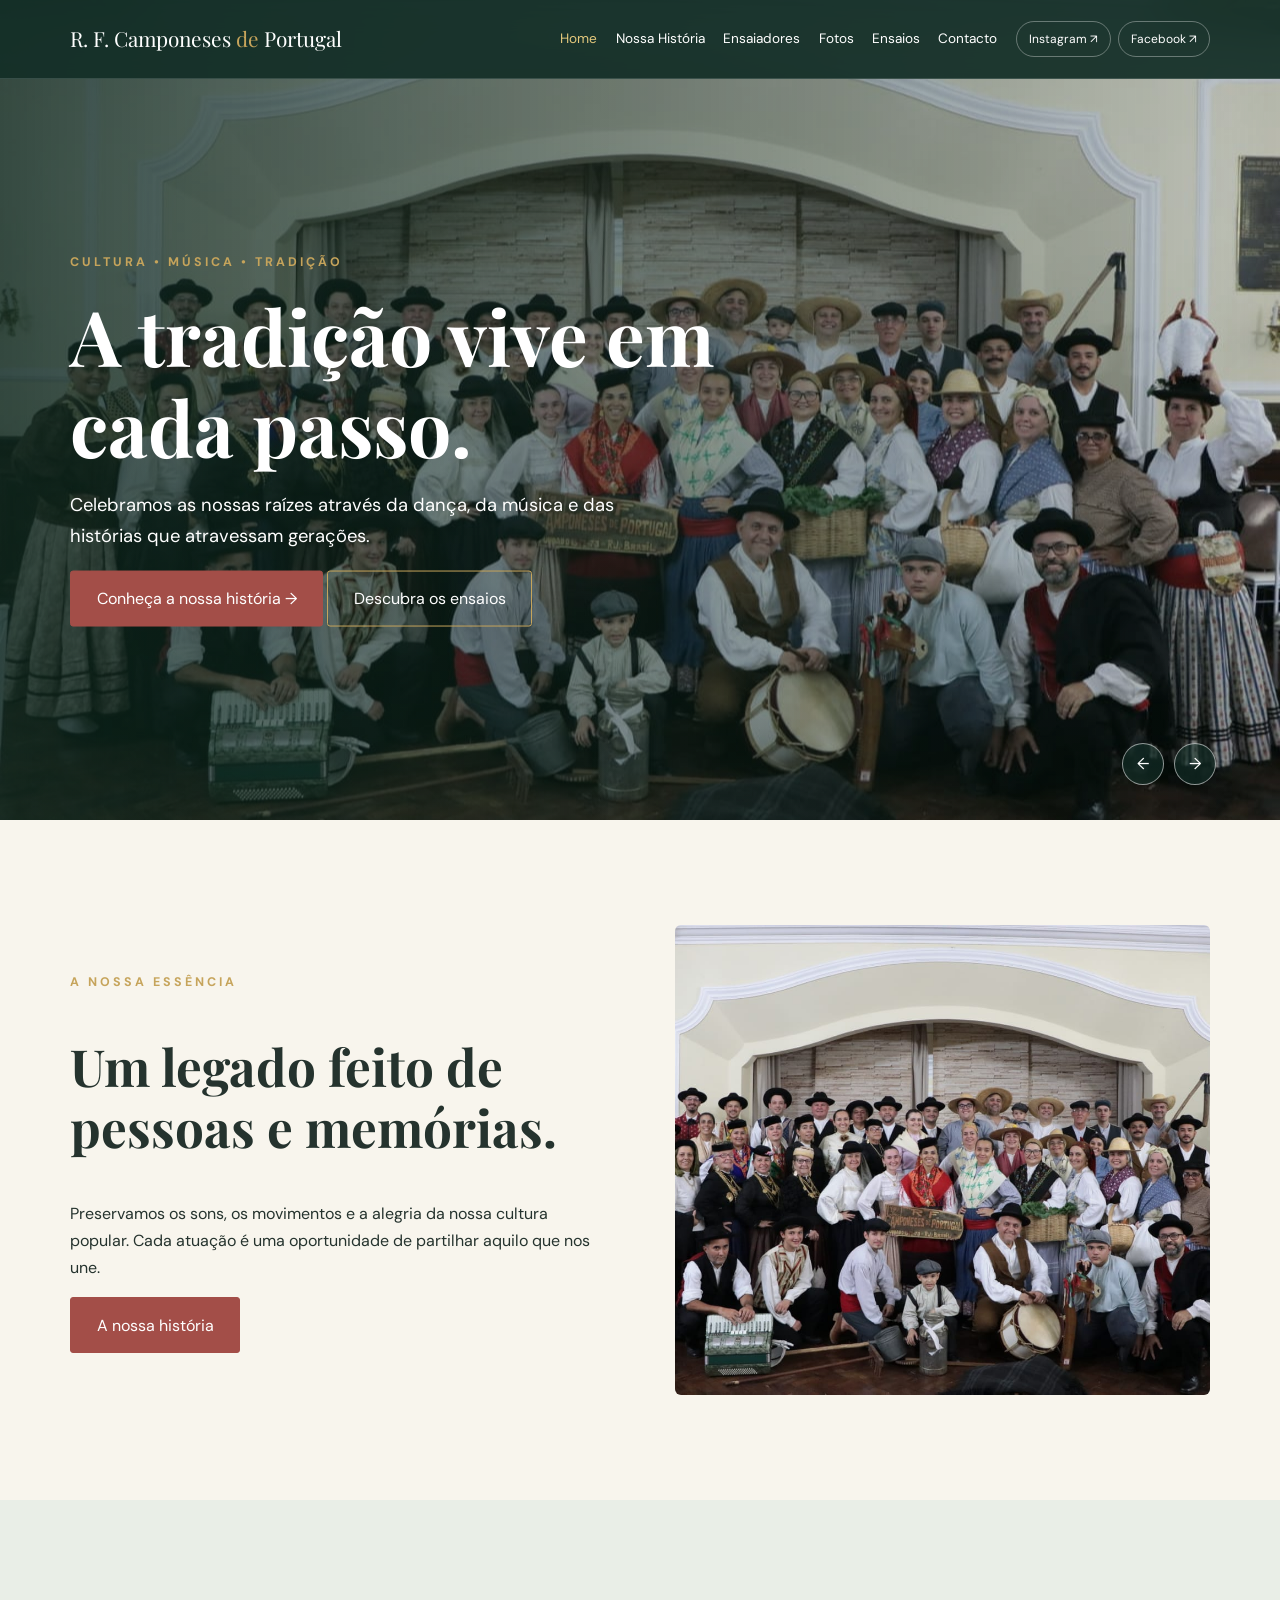
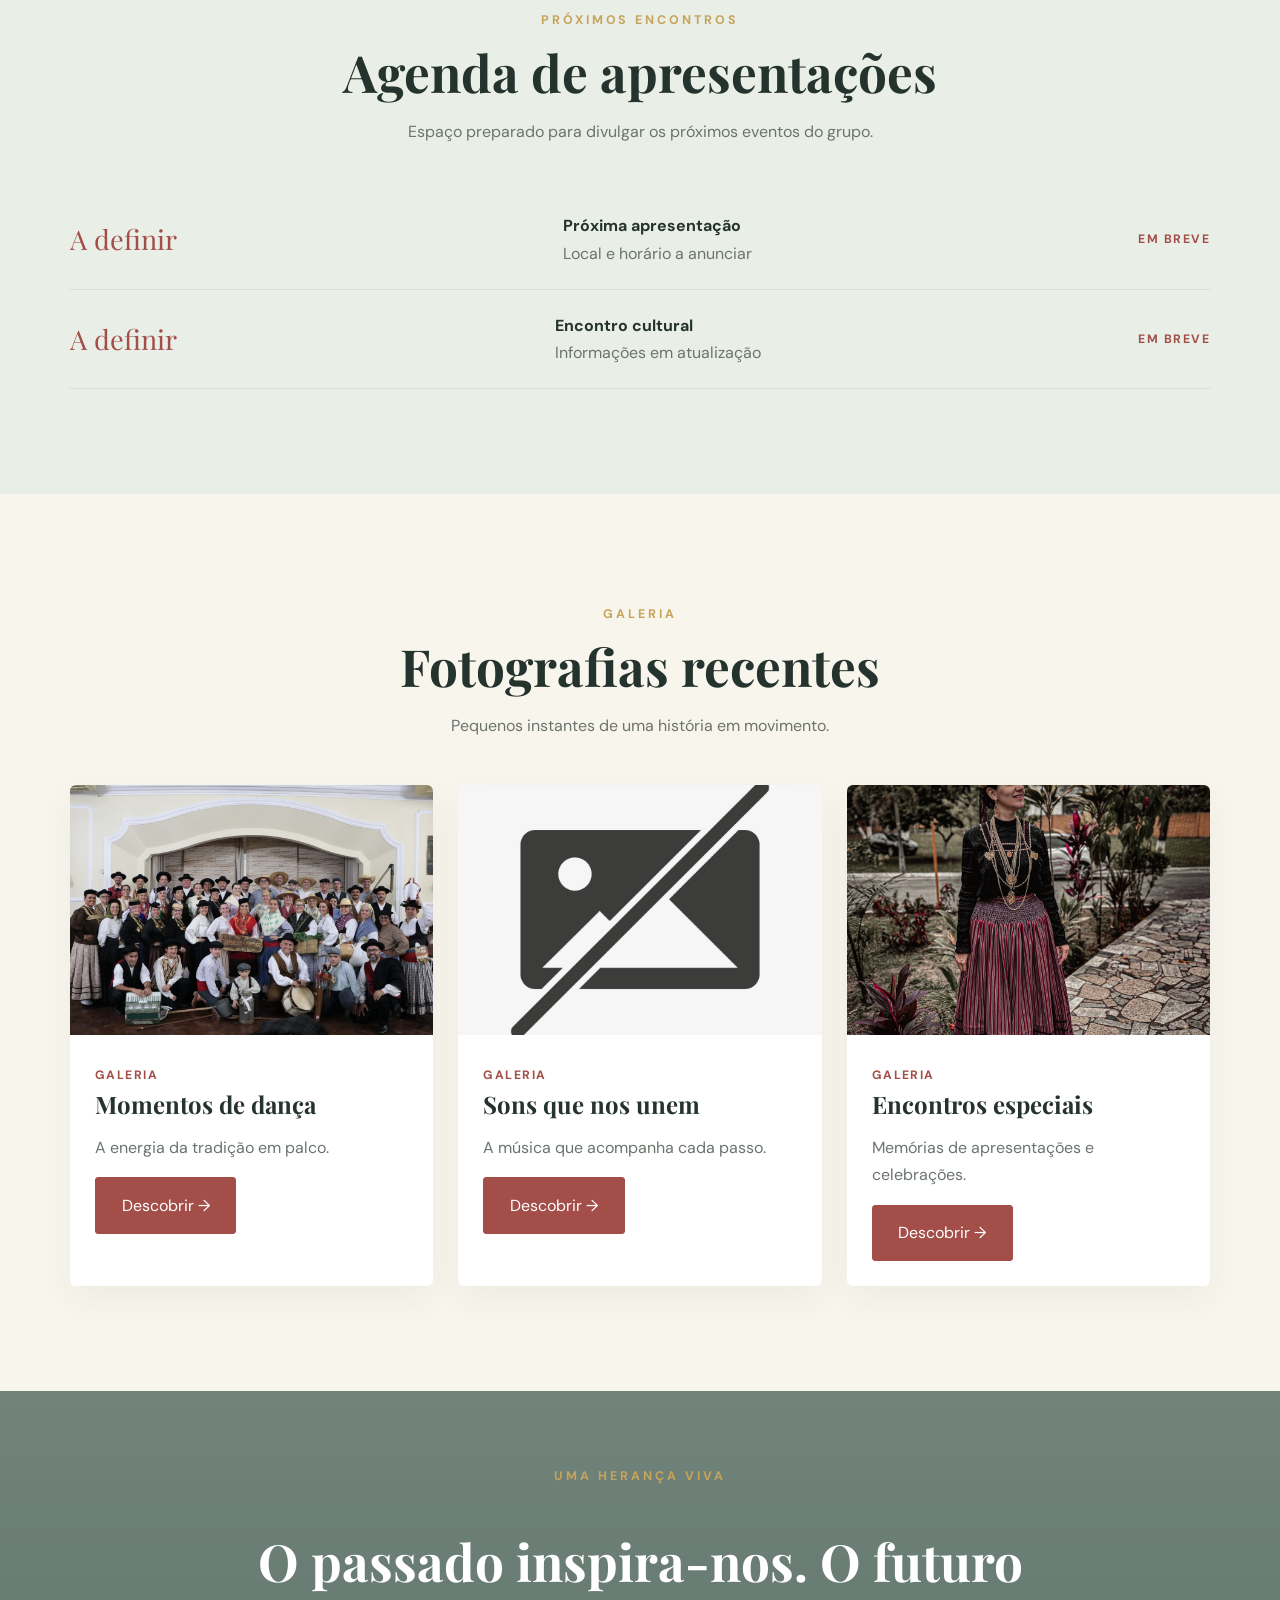
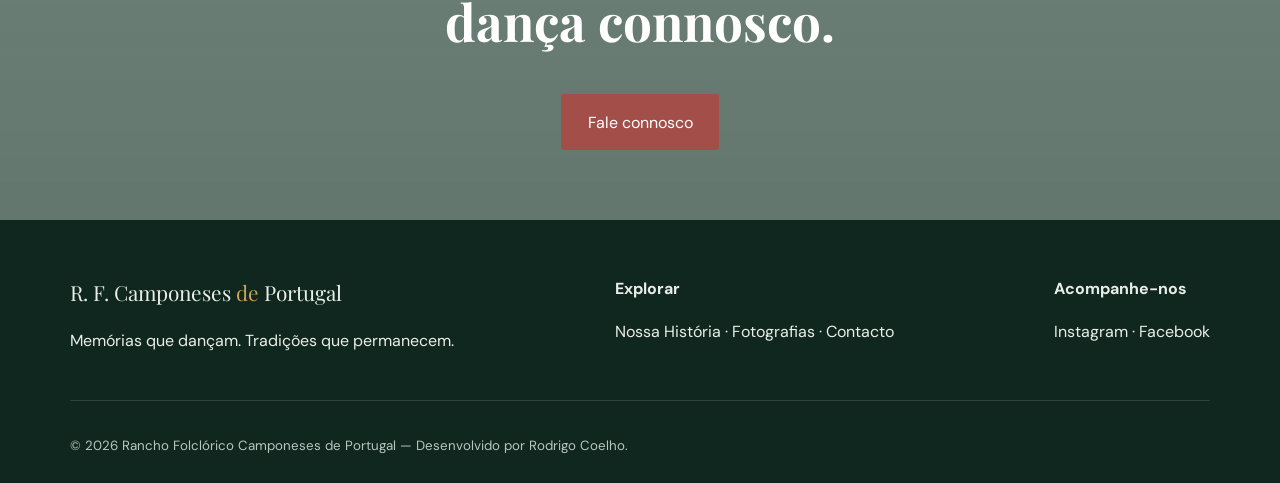
<file: index.html>
<!doctype html>
<html lang="pt-PT">
  <head>
    <meta charset="UTF-8" />
    <meta name="viewport" content="width=device-width, initial-scale=1" />
    <meta name="theme-color" content="#244b3b" />
    <meta name="description" content="R.F.Camponeses de Portugal" />
    <title>R.F.Camponeses de Portugal</title>
    <link
      rel="shortcut icon"
      href="icons/brasaocamponeses.png"
      type="image/x-icon"
    />
    <link rel="stylesheet" href="style.css" />
  </head>
  <body>
    <div id="header"></div>
    <main>
      <section class="hero">
        <div class="slide active" data-bg="hero1"></div>
        <div class="slide" data-bg="hero2"></div>
        <div class="slide" data-bg="hero3"></div>
        <div class="hero-content">
          <span class="eyebrow">Cultura • Música • Tradição</span>
          <h1>A tradição vive em cada passo.</h1>
          <p>
            Celebramos as nossas raízes através da dança, da música e das
            histórias que atravessam gerações.
          </p>
          <a href="historia.html" class="btn">Conheça a nossa história →</a>
          <a href="ensaios.html" class="btn btn-outline">Descubra os ensaios</a>
        </div>
        <div class="hero-controls">
          <button data-slide="-1" aria-label="Slide anterior">←</button
          ><button data-slide="1" aria-label="Slide seguinte">→</button>
        </div>
      </section>
      <section class="section">
        <div class="container split">
          <div class="reveal">
            <span class="eyebrow">A nossa essência</span>
            <h2>Um legado feito de pessoas e memórias.</h2>
            <p>
              Preservamos os sons, os movimentos e a alegria da nossa cultura
              popular. Cada atuação é uma oportunidade de partilhar aquilo que
              nos une.
            </p>
            <a class="btn" href="historia.html">A nossa história</a>
          </div>
          <img class="reveal" data-img="group" alt="Grupo reunido" />
        </div>
      </section>
      <section class="section tinted" id="agenda">
        <div class="container">
          <div class="section-head reveal">
            <span class="eyebrow">Próximos encontros</span>
            <h2>Agenda de apresentações</h2>
            <p>Espaço preparado para divulgar os próximos eventos do grupo.</p>
          </div>
          <div class="agenda-item reveal">
            <span class="date">A definir</span>
            <div>
              <strong>Próxima apresentação</strong
              ><span class="muted">Local e horário a anunciar</span>
            </div>
            <span class="tag">Em breve</span>
          </div>
          <div class="agenda-item reveal">
            <span class="date">A definir</span>
            <div>
              <strong>Encontro cultural</strong
              ><span class="muted">Informações em atualização</span>
            </div>
            <span class="tag">Em breve</span>
          </div>
        </div>
      </section>
      <section class="section">
        <div class="container">
          <div class="section-head reveal">
            <span class="eyebrow">Galeria</span>
            <h2>Fotografias recentes</h2>
            <p>Pequenos instantes de uma história em movimento.</p>
          </div>
          <div class="grid">
            <article class="card reveal">
              <img data-img="dance" alt="Momentos de dança" loading="lazy" />
              <div class="card-body">
                <span class="tag">Galeria</span>
                <h3>Momentos de dança</h3>
                <p class="muted">A energia da tradição em palco.</p>
                <a href="fotos.html" class="btn">Descobrir →</a>
              </div>
            </article>
            <article class="card reveal">
              <img data-img="music" alt="Sons que nos unem" loading="lazy" />
              <div class="card-body">
                <span class="tag">Galeria</span>
                <h3>Sons que nos unem</h3>
                <p class="muted">A música que acompanha cada passo.</p>
                <a href="fotos.html" class="btn">Descobrir →</a>
              </div>
            </article>
            <article class="card reveal">
              <img data-img="hero3" alt="Encontros especiais" loading="lazy" />
              <div class="card-body">
                <span class="tag">Galeria</span>
                <h3>Encontros especiais</h3>
                <p class="muted">Memórias de apresentações e celebrações.</p>
                <a href="fotos.html" class="btn">Descobrir →</a>
              </div>
            </article>
          </div>
        </div>
      </section>
      <section class="parallax">
        <div class="reveal">
          <span class="eyebrow">Uma herança viva</span>
          <h2>O passado inspira-nos. O futuro dança connosco.</h2>
          <a href="contato.html" class="btn">Fale connosco</a>
        </div>
      </section>
    </main>
    <div id="footer"></div>
    <script src="script.js" defer></script>
  </body>
</html>
</file>
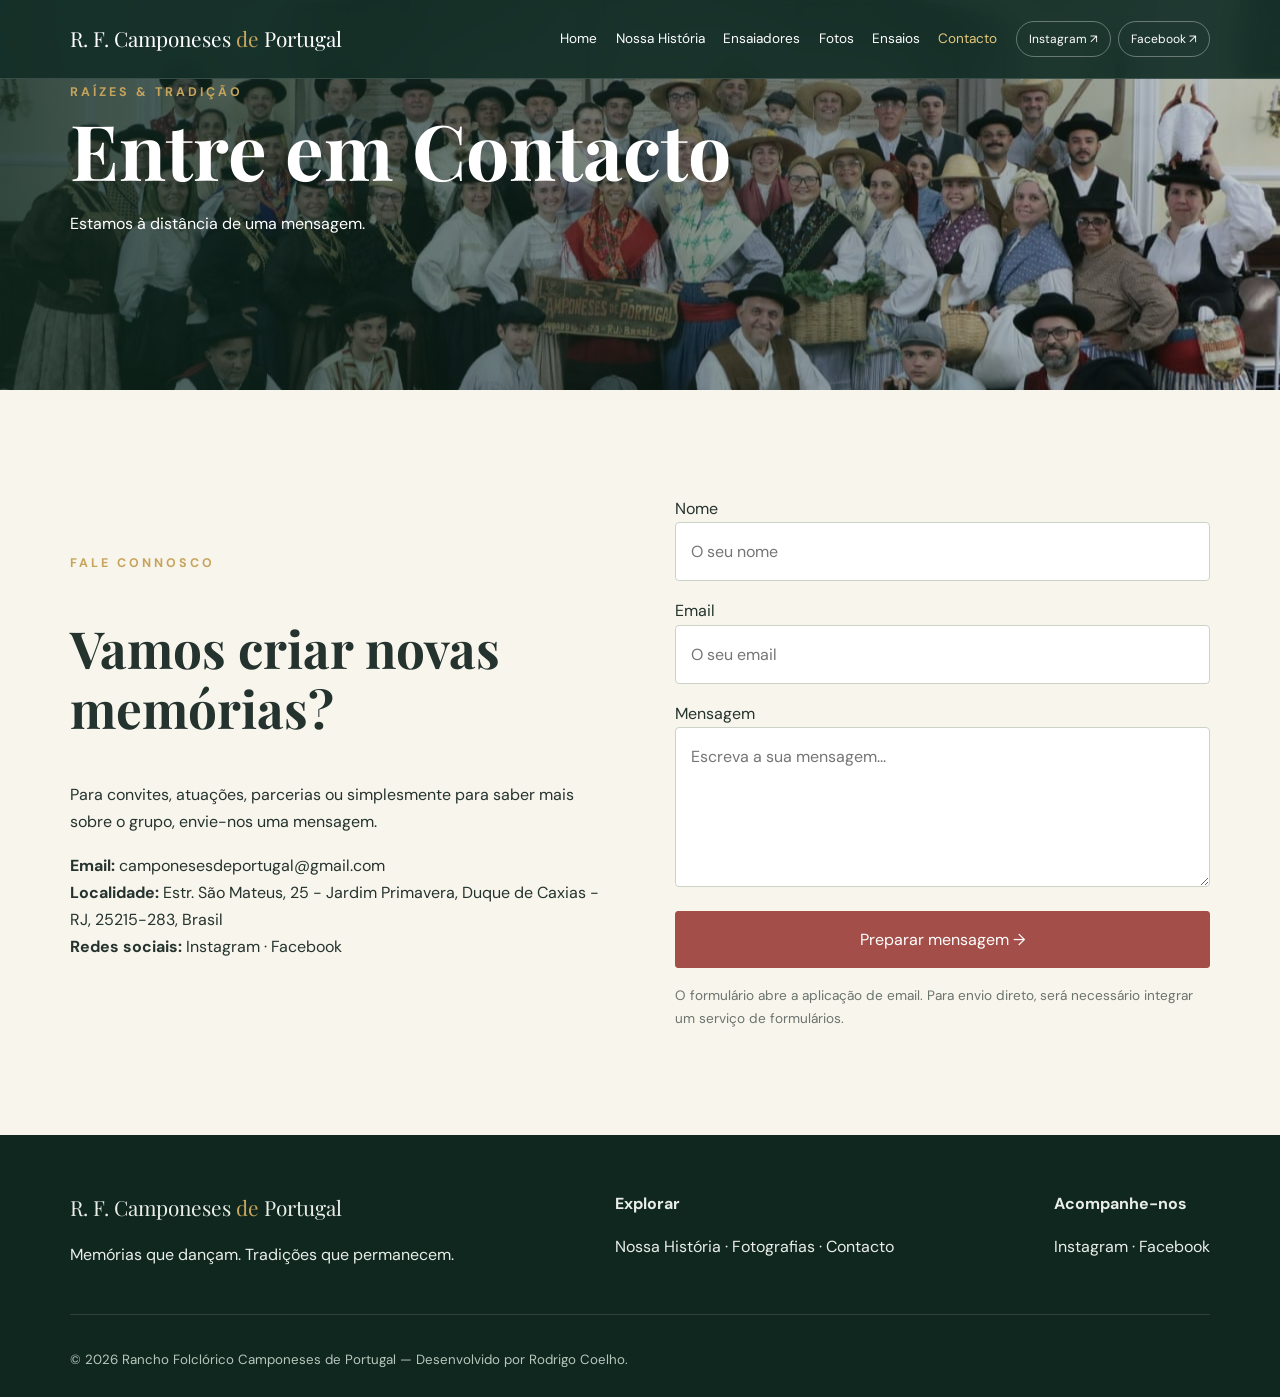
<file: contato.html>
<!doctype html>
<html lang="pt-PT">
  <head>
    <meta charset="UTF-8" />
    <meta name="viewport" content="width=device-width, initial-scale=1" />
    <meta name="theme-color" content="#244b3b" />
    <meta
      name="description"
      content="Raízes & Tradição — dança, música e cultura popular."
    />
    <title>R.F.Camponeses de Portugal</title>
    <link
      rel="shortcut icon"
      href="icons/brasaocamponeses.png"
      type="image/x-icon"
    />
    <link rel="stylesheet" href="style.css" />
  </head>
  <body>
    <div id="header"></div>
    <main>
      <section class="page-hero" data-bg="group">
        <div class="container">
          <span class="eyebrow">Raízes & Tradição</span>
          <h1>Entre em Contacto</h1>
          <p>Estamos à distância de uma mensagem.</p>
        </div>
      </section>
      <section class="section">
        <div class="container split">
          <div class="reveal">
            <span class="eyebrow">Fale connosco</span>
            <h2>Vamos criar novas memórias?</h2>
            <p>
              Para convites, atuações, parcerias ou simplesmente para saber mais
              sobre o grupo, envie-nos uma mensagem.
            </p>
            <p>
              <strong>Email:</strong>
              camponesesdeportugal@gmail.com<br /><strong>Localidade: </strong>
              Estr. São Mateus, 25 - Jardim Primavera, Duque de Caxias - RJ,
              25215-283, Brasil<br /><strong>Redes sociais:</strong>
              <a
                href="https://www.instagram.com/r.fcamponesesdeportugal/"
                target="_blank"
                >Instagram</a
              >
              ·
              <a
                href="https://www.facebook.com/camponeses.deportugal.5/"
                target="_blank"
                >Facebook</a
              >
            </p>
          </div>
          <form class="form reveal" id="contact-form">
            <label
              >Nome<input
                name="name"
                placeholder="O seu nome"
                required /></label
            ><label
              >Email<input
                type="email"
                name="email"
                placeholder="O seu email"
                required /></label
            ><label
              >Mensagem<textarea
                name="message"
                placeholder="Escreva a sua mensagem..."
                required
              ></textarea></label
            ><button class="btn" type="submit">Preparar mensagem →</button
            ><span id="form-status" role="status" class="notice"
              >O formulário abre a aplicação de email. Para envio direto, será
              necessário integrar um serviço de formulários.</span
            >
          </form>
        </div>
      </section>
    </main>
    <div id="footer"></div>
    <script src="script.js" defer></script>
  </body>
</html>
</file>
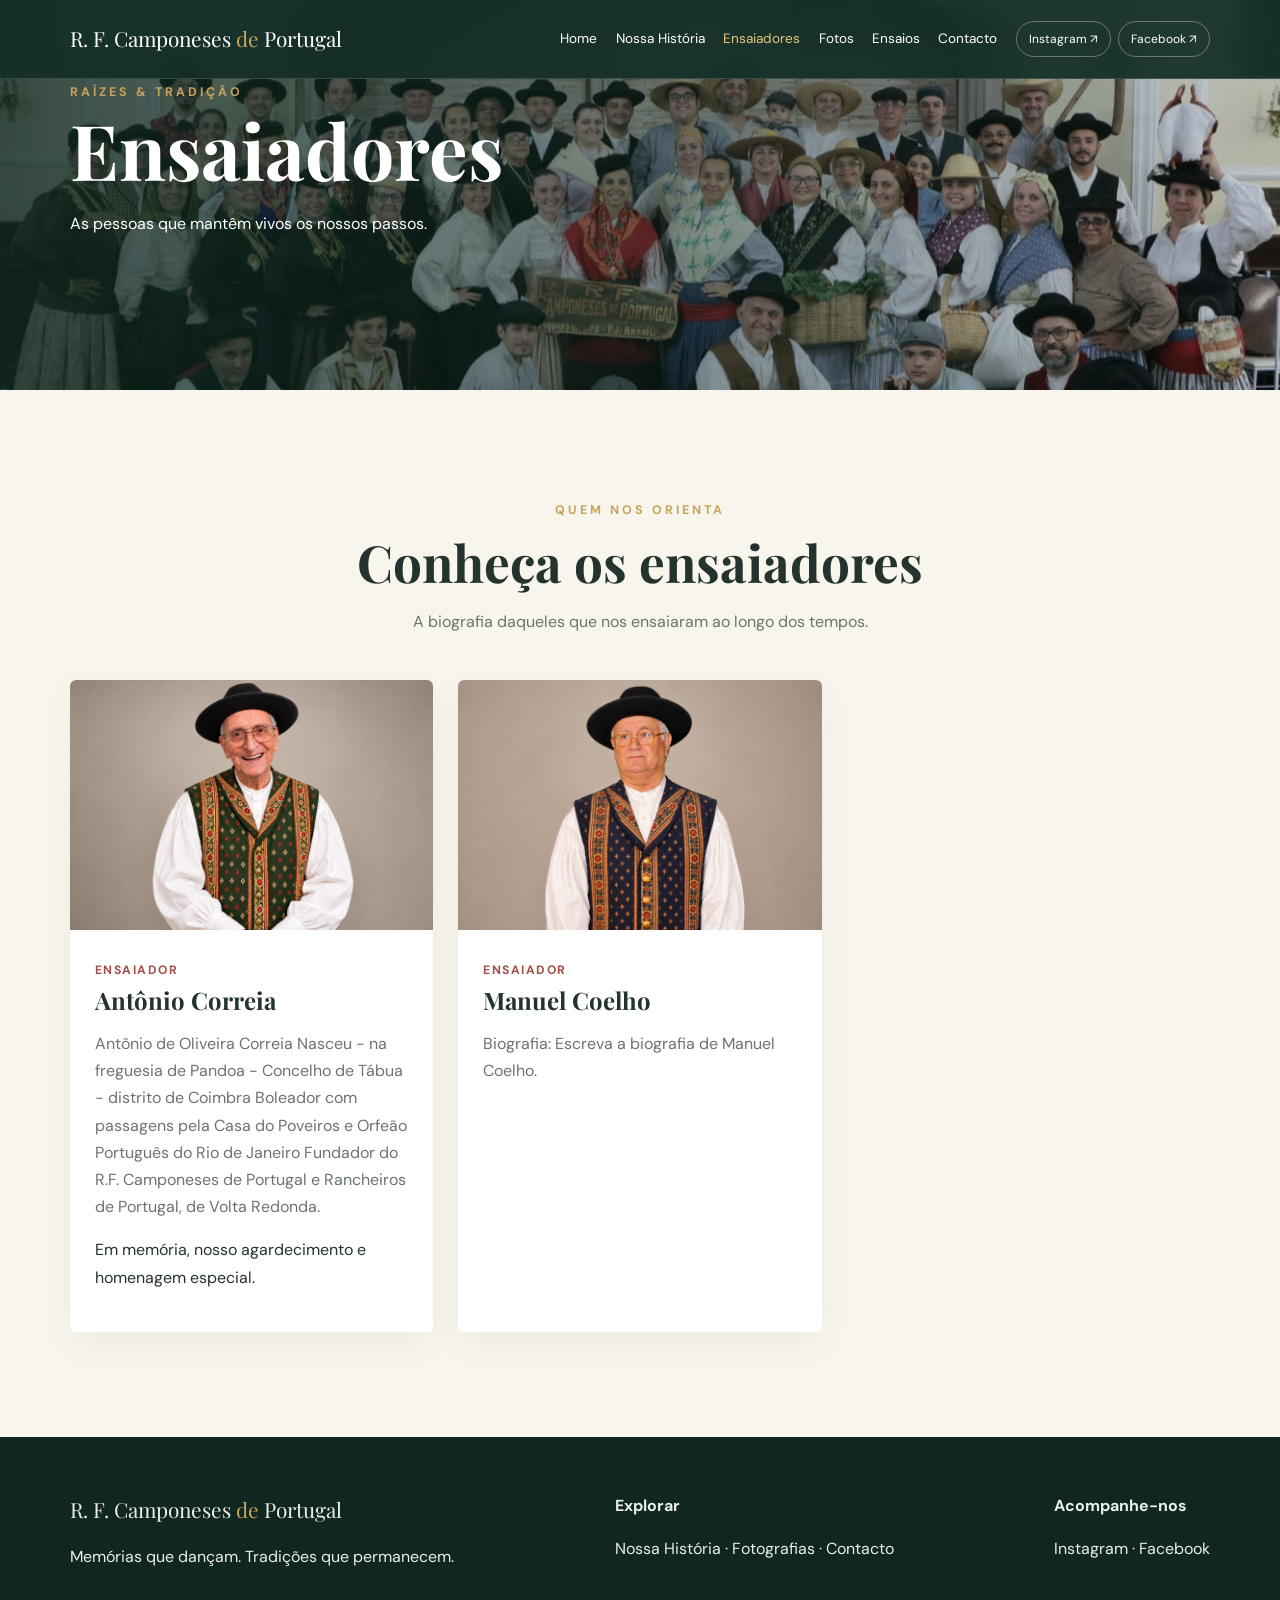
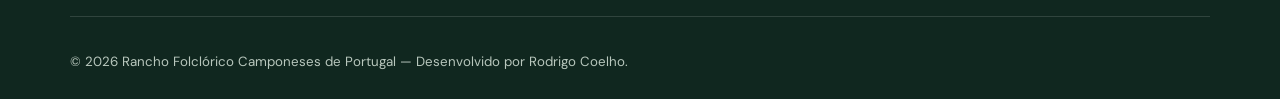
<file: ensaiadores.html>
<!doctype html>
<html lang="pt-PT">
  <head>
    <meta charset="UTF-8" />
    <meta name="viewport" content="width=device-width, initial-scale=1" />
    <meta name="theme-color" content="#244b3b" />
    <meta
      name="description"
      content="Raízes & Tradição — dança, música e cultura popular."
    />
    <title>R.F.Camponeses de Portugal</title>
    <link
      rel="shortcut icon"
      href="icons/brasaocamponeses.png"
      type="image/x-icon"
    />
    <link rel="stylesheet" href="style.css" />
  </head>
  <body>
    <div id="header"></div>
    <main>
      <section class="page-hero" data-bg="dance">
        <div class="container">
          <span class="eyebrow">Raízes & Tradição</span>
          <h1>Ensaiadores</h1>
          <p>As pessoas que mantêm vivos os nossos passos.</p>
        </div>
      </section>
      <section class="section">
        <div class="container">
          <div class="section-head">
            <span class="eyebrow">Quem nos orienta</span>
            <h2>Conheça os ensaiadores</h2>
            <p>A biografia daqueles que nos ensaiaram ao longo dos tempos.</p>
          </div>
          <div class="grid">
            <article class="card reveal">
              <img data-img="portrait2" alt="Antônio Correia" loading="lazy" />
              <div class="card-body">
                <span class="tag">Ensaiador</span>
                <h3>Antônio Correia</h3>
                <p class="muted">
                  Antônio de Oliveira Correia Nasceu - na freguesia de Pandoa -
                  Concelho de Tábua - distrito de Coimbra Boleador com passagens
                  pela Casa do Poveiros e Orfeão Português do Rio de Janeiro
                  Fundador do R.F. Camponeses de Portugal e Rancheiros de
                  Portugal, de Volta Redonda. 
                  <p>Em memória, nosso agardecimento e
                  homenagem especial.</p>
                </p>
              </div>
            </article>
            <article class="card reveal">
              <img data-img="portrait3" alt="Manuel Coelho" loading="lazy" />
              <div class="card-body">
                <span class="tag">Ensaiador</span>
                <h3>Manuel Coelho</h3>
                <p class="muted">
                  Biografia: Escreva a biografia de Manuel Coelho.
                </p>
              </div>
            </article>
          </div>
        </div>
      </section>
    </main>
    <div id="footer"></div>
    <script src="script.js" defer></script>
  </body>
</html>
</file>
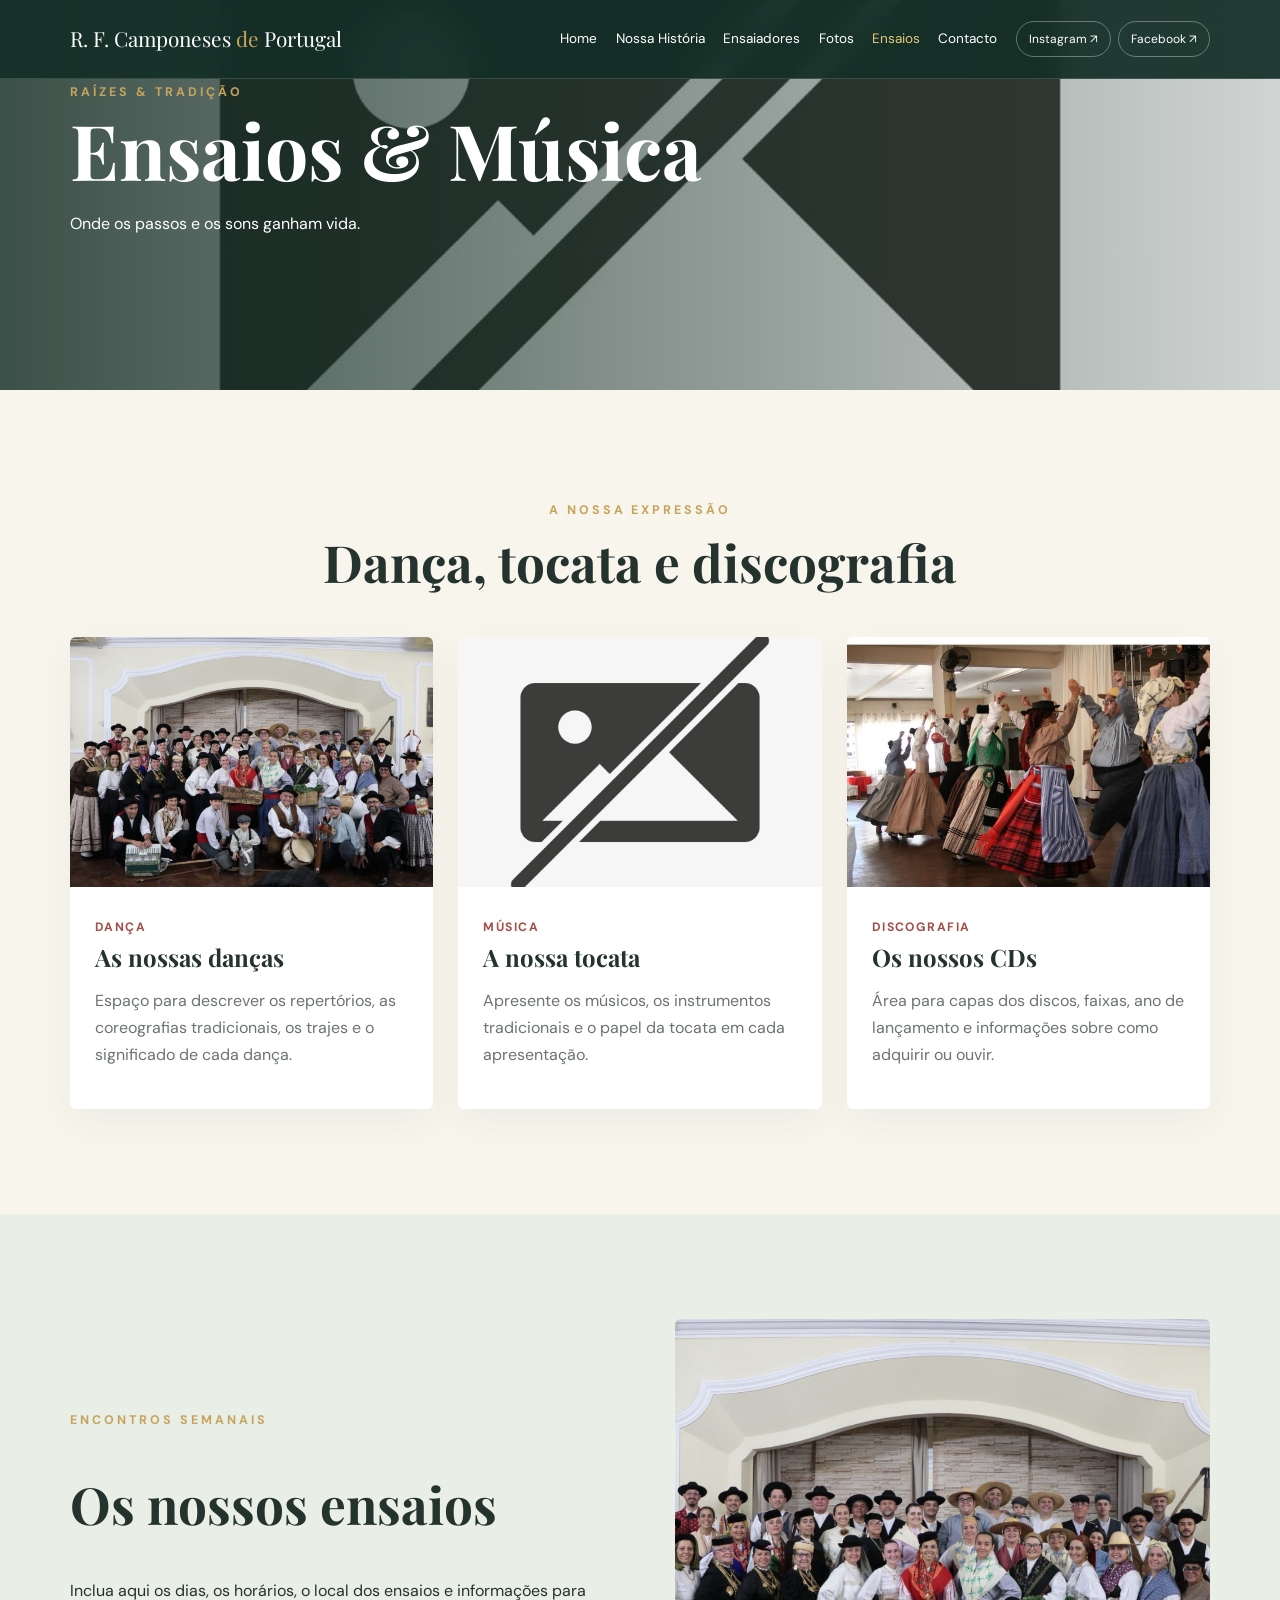
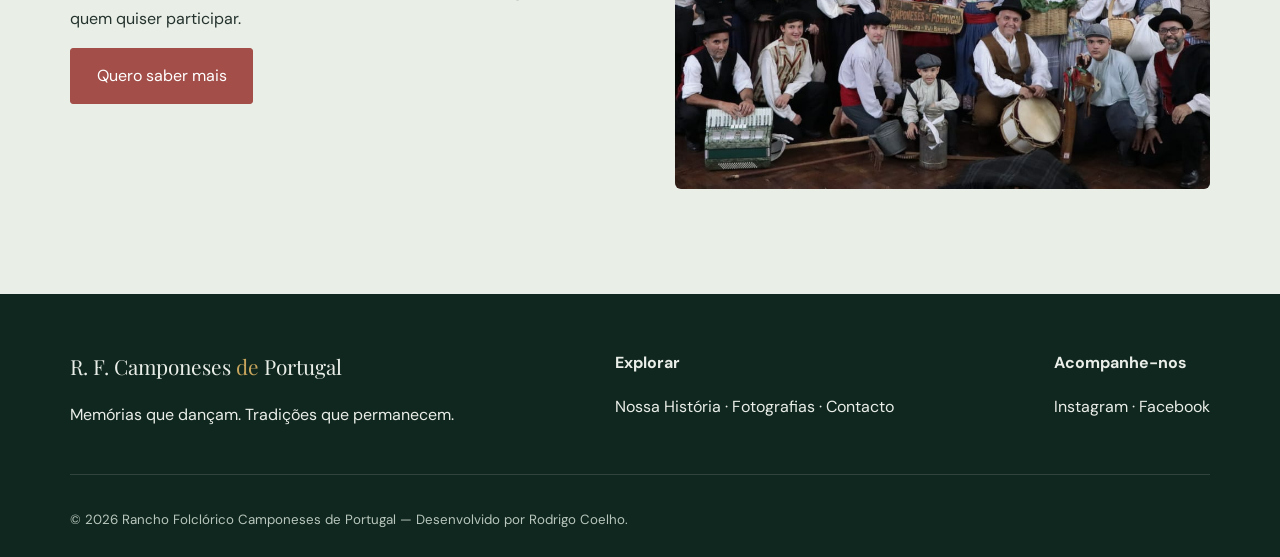
<file: ensaios.html>
<!doctype html>
<html lang="pt-PT">
  <head>
    <meta charset="UTF-8" />
    <meta name="viewport" content="width=device-width, initial-scale=1" />
    <meta name="theme-color" content="#244b3b" />
    <meta
      name="description"
      content="Raízes & Tradição — dança, música e cultura popular."
    />
    <title>R.F.Camponeses de Portugal</title>
    <link
      rel="shortcut icon"
      href="icons/brasaocamponeses.png"
      type="image/x-icon"
    />
    <link rel="stylesheet" href="style.css" />
  </head>
  <body>
    <div id="header"></div>
    <main>
      <section class="page-hero" data-bg="music">
        <div class="container">
          <span class="eyebrow">Raízes & Tradição</span>
          <h1>Ensaios & Música</h1>
          <p>Onde os passos e os sons ganham vida.</p>
        </div>
      </section>
      <section class="section">
        <div class="container">
          <div class="section-head">
            <span class="eyebrow">A nossa expressão</span>
            <h2>Dança, tocata e discografia</h2>
          </div>
          <div class="grid">
            <article class="card reveal">
              <img data-img="dance" alt="As nossas danças" loading="lazy" />
              <div class="card-body">
                <span class="tag">Dança</span>
                <h3>As nossas danças</h3>
                <p class="muted">
                  Espaço para descrever os repertórios, as coreografias
                  tradicionais, os trajes e o significado de cada dança.
                </p>
              </div>
            </article>
            <article class="card reveal">
              <img data-img="music" alt="A nossa tocata" loading="lazy" />
              <div class="card-body">
                <span class="tag">Música</span>
                <h3>A nossa tocata</h3>
                <p class="muted">
                  Apresente os músicos, os instrumentos tradicionais e o papel
                  da tocata em cada apresentação.
                </p>
              </div>
            </article>
            <article class="card reveal">
              <img data-img="hero2" alt="Os nossos CDs" loading="lazy" />
              <div class="card-body">
                <span class="tag">Discografia</span>
                <h3>Os nossos CDs</h3>
                <p class="muted">
                  Área para capas dos discos, faixas, ano de lançamento e
                  informações sobre como adquirir ou ouvir.
                </p>
              </div>
            </article>
          </div>
        </div>
      </section>
      <section class="section tinted">
        <div class="container split">
          <div class="reveal">
            <span class="eyebrow">Encontros semanais</span>
            <h2>Os nossos ensaios</h2>
            <p>
              Inclua aqui os dias, os horários, o local dos ensaios e
              informações para quem quiser participar.
            </p>
            <a href="contato.html" class="btn">Quero saber mais</a>
          </div>
          <img data-img="dance" alt="Ensaio de dança" class="reveal" />
        </div>
      </section>
    </main>
    <div id="footer"></div>
    <script src="script.js" defer></script>
  </body>
</html>
</file>
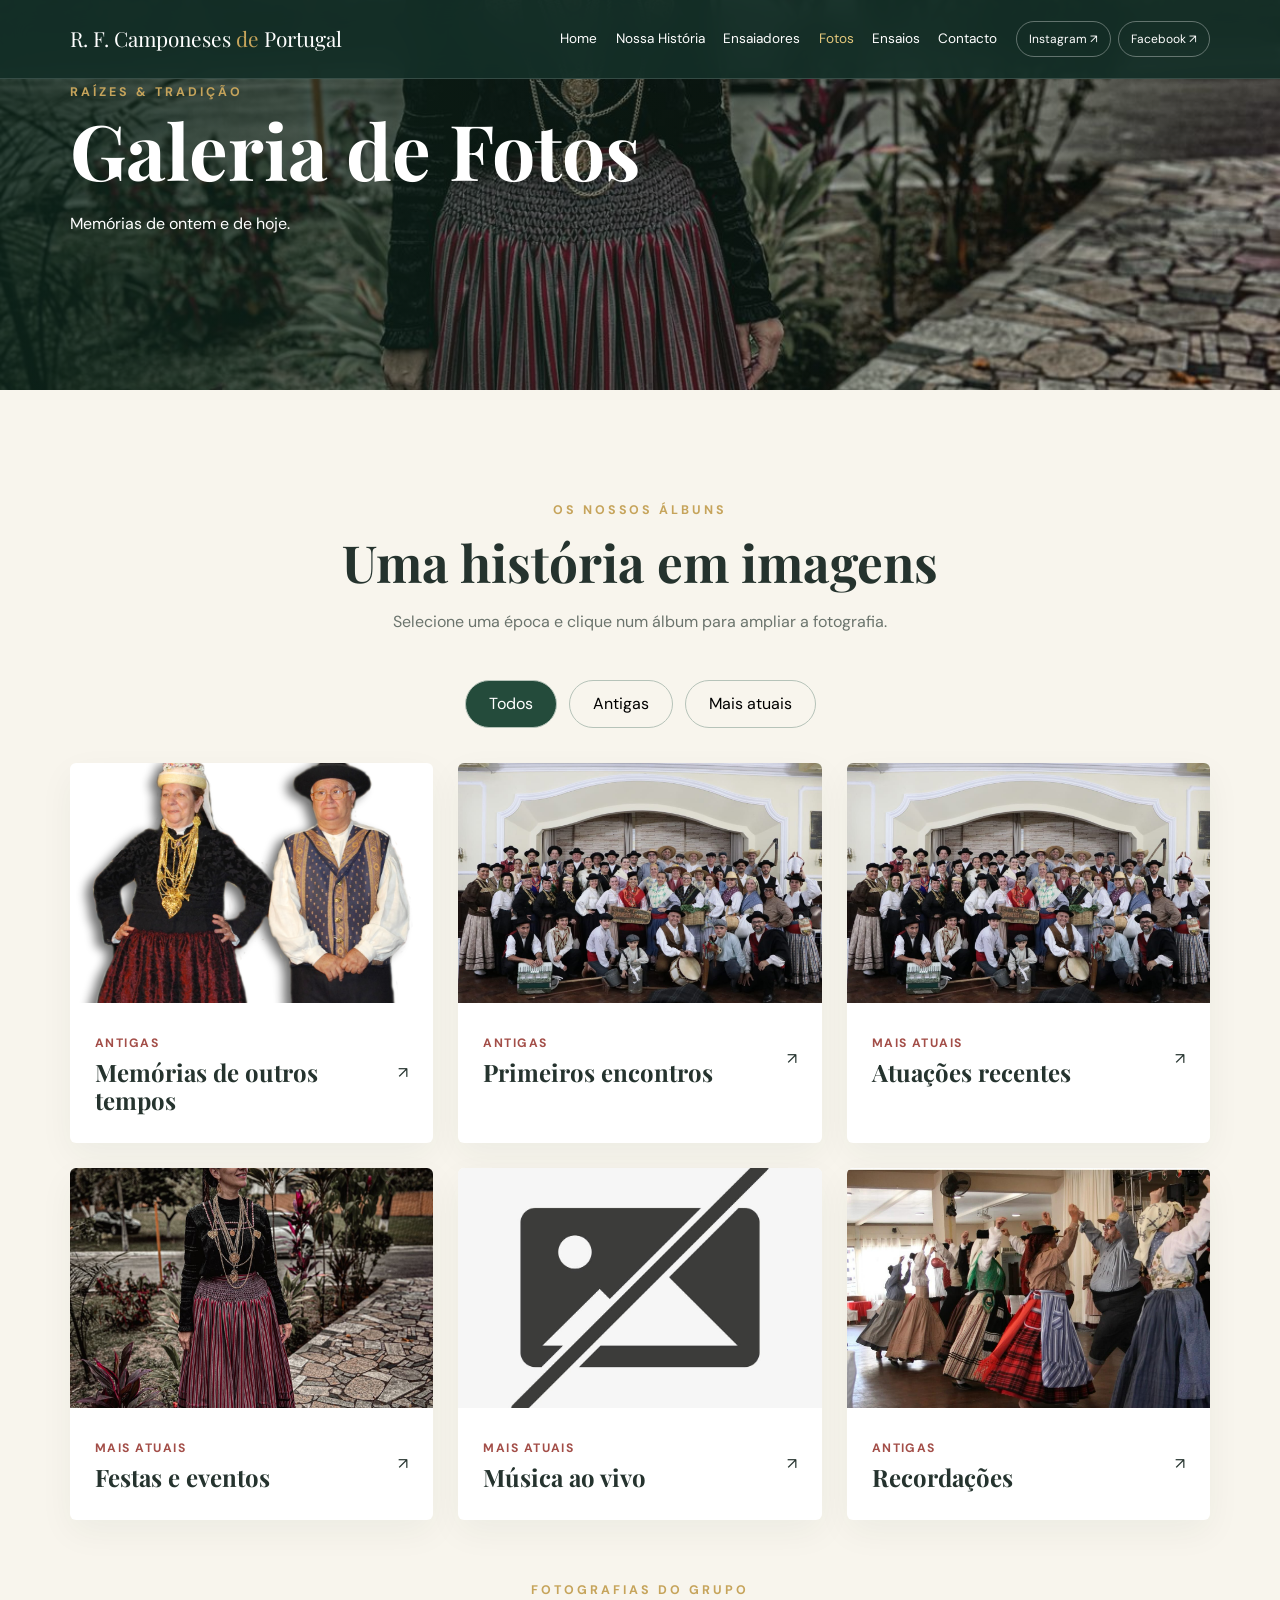
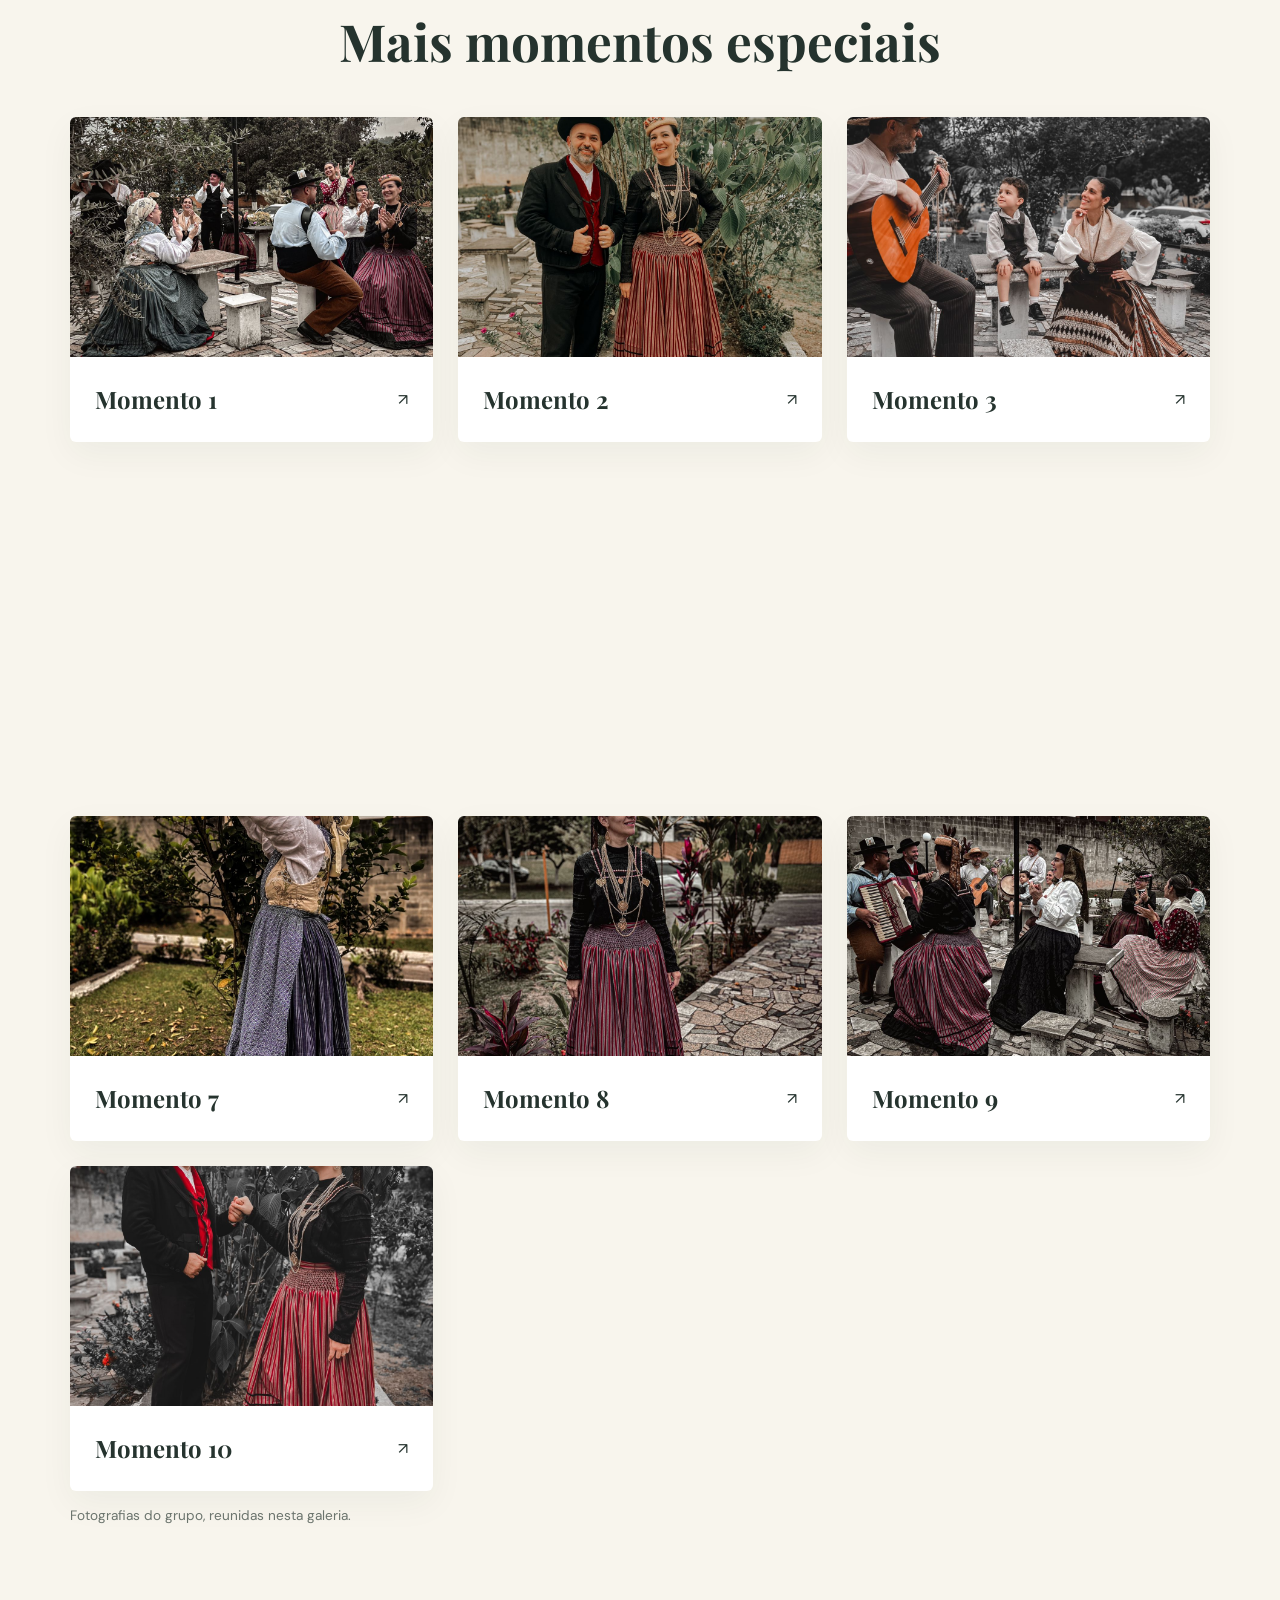
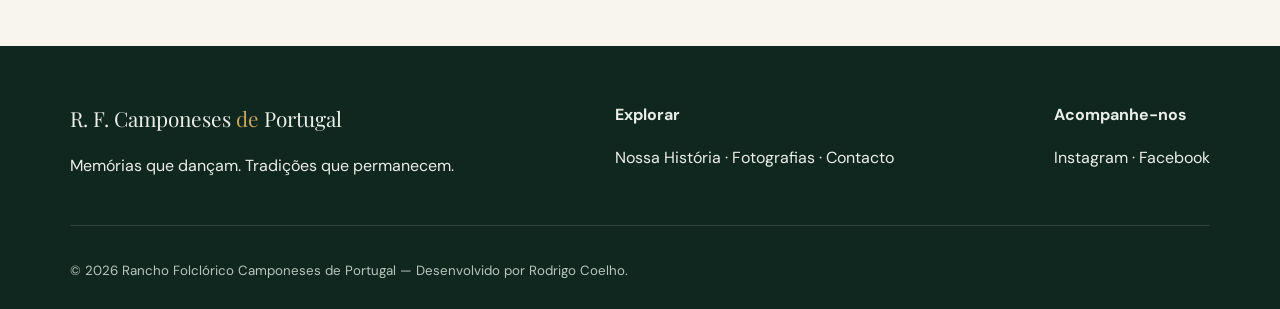
<file: fotos.html>
<!doctype html>
<html lang="pt-PT">
  <head>
    <meta charset="UTF-8" />
    <meta name="viewport" content="width=device-width, initial-scale=1" />
    <meta name="theme-color" content="#244b3b" />
    <meta
      name="description"
      content="Raízes & Tradição — dança, música e cultura popular."
    />
    <title>R.F.Camponeses de Portugal</title>
    <link
      rel="shortcut icon"
      href="icons/brasaocamponeses.png"
      type="image/x-icon"
    />
    <link rel="stylesheet" href="style.css" />
  </head>
  <body>
    <div id="header"></div>
    <main>
      <section class="page-hero" data-bg="hero3">
        <div class="container">
          <span class="eyebrow">Raízes & Tradição</span>
          <h1>Galeria de Fotos</h1>
          <p>Memórias de ontem e de hoje.</p>
        </div>
      </section>
      <section class="section">
        <div class="container">
          <div class="section-head">
            <span class="eyebrow">Os nossos álbuns</span>
            <h2>Uma história em imagens</h2>
            <p>
              Selecione uma época e clique num álbum para ampliar a fotografia.
            </p>
          </div>
          <div class="filters">
            <button class="filter active" data-filter="all">Todos</button
            ><button class="filter" data-filter="antigas">Antigas</button
            ><button class="filter" data-filter="atuais">Mais atuais</button>
          </div>
          <div class="grid">
            <article class="card album reveal" data-category="antigas">
              <img data-img="old" alt="Álbum memórias antigas" />
              <div class="card-body">
                <div>
                  <span class="tag">Antigas</span>
                  <h3>Memórias de outros tempos</h3>
                </div>
                <span>↗</span>
              </div>
            </article>
            <article class="card album reveal" data-category="antigas">
              <img data-img="group" alt="Álbum primeiros encontros" />
              <div class="card-body">
                <div>
                  <span class="tag">Antigas</span>
                  <h3>Primeiros encontros</h3>
                </div>
                <span>↗</span>
              </div>
            </article>
            <article class="card album reveal" data-category="atuais">
              <img data-img="dance" alt="Álbum atuações recentes" />
              <div class="card-body">
                <div>
                  <span class="tag">Mais atuais</span>
                  <h3>Atuações recentes</h3>
                </div>
                <span>↗</span>
              </div>
            </article>
            <article class="card album reveal" data-category="atuais">
              <img data-img="hero3" alt="Álbum festas e eventos" />
              <div class="card-body">
                <div>
                  <span class="tag">Mais atuais</span>
                  <h3>Festas e eventos</h3>
                </div>
                <span>↗</span>
              </div>
            </article>
            <article class="card album reveal" data-category="atuais">
              <img data-img="music" alt="Álbum música ao vivo" />
              <div class="card-body">
                <div>
                  <span class="tag">Mais atuais</span>
                  <h3>Música ao vivo</h3>
                </div>
                <span>↗</span>
              </div>
            </article>
            <article class="card album reveal" data-category="antigas">
              <img data-img="hero2" alt="Álbum recordações" />
              <div class="card-body">
                <div>
                  <span class="tag">Antigas</span>
                  <h3>Recordações</h3>
                </div>
                <span>↗</span>
              </div>
            </article>
          </div>
          <div class="section-head" style="margin-top:55px"><span class="eyebrow">Fotografias do grupo</span><h2>Mais momentos especiais</h2></div>
          <div class="grid">
            <article class="card album reveal" data-category="atuais"><img src="images/fotografias/1.jpeg" alt="Fotografia 1 do grupo" loading="lazy" /><div class="card-body"><h3>Momento 1</h3><span>↗</span></div></article>
            <article class="card album reveal" data-category="atuais"><img src="images/fotografias/2.jpeg" alt="Fotografia 2 do grupo" loading="lazy" /><div class="card-body"><h3>Momento 2</h3><span>↗</span></div></article>
            <article class="card album reveal" data-category="atuais"><img src="images/fotografias/3.jpeg" alt="Fotografia 3 do grupo" loading="lazy" /><div class="card-body"><h3>Momento 3</h3><span>↗</span></div></article>
            <article class="card album reveal" data-category="atuais"><img src="images/fotografias/4.jpeg" alt="Fotografia 4 do grupo" loading="lazy" /><div class="card-body"><h3>Momento 4</h3><span>↗</span></div></article>
            <article class="card album reveal" data-category="atuais"><img src="images/fotografias/5.jpeg" alt="Fotografia 5 do grupo" loading="lazy" /><div class="card-body"><h3>Momento 5</h3><span>↗</span></div></article>
            <article class="card album reveal" data-category="atuais"><img src="images/fotografias/6.jpeg" alt="Fotografia 6 do grupo" loading="lazy" /><div class="card-body"><h3>Momento 6</h3><span>↗</span></div></article>
            <article class="card album reveal" data-category="atuais"><img src="images/fotografias/7.jpeg" alt="Fotografia 7 do grupo" loading="lazy" /><div class="card-body"><h3>Momento 7</h3><span>↗</span></div></article>
            <article class="card album reveal" data-category="atuais"><img src="images/fotografias/8.jpeg" alt="Fotografia 8 do grupo" loading="lazy" /><div class="card-body"><h3>Momento 8</h3><span>↗</span></div></article>
            <article class="card album reveal" data-category="atuais"><img src="images/fotografias/9.jpeg" alt="Fotografia 9 do grupo" loading="lazy" /><div class="card-body"><h3>Momento 9</h3><span>↗</span></div></article>
            <article class="card album reveal" data-category="atuais"><img src="images/fotografias/10.jpeg" alt="Fotografia 10 do grupo" loading="lazy" /><div class="card-body"><h3>Momento 10</h3><span>↗</span></div></article>
          </div>
          <p class="notice">
            Fotografias do grupo, reunidas nesta galeria.
          </p>
        </div>
      </section>
    </main>
    <div id="footer"></div>
    <script src="script.js" defer></script>
  </body>
</html>
</file>
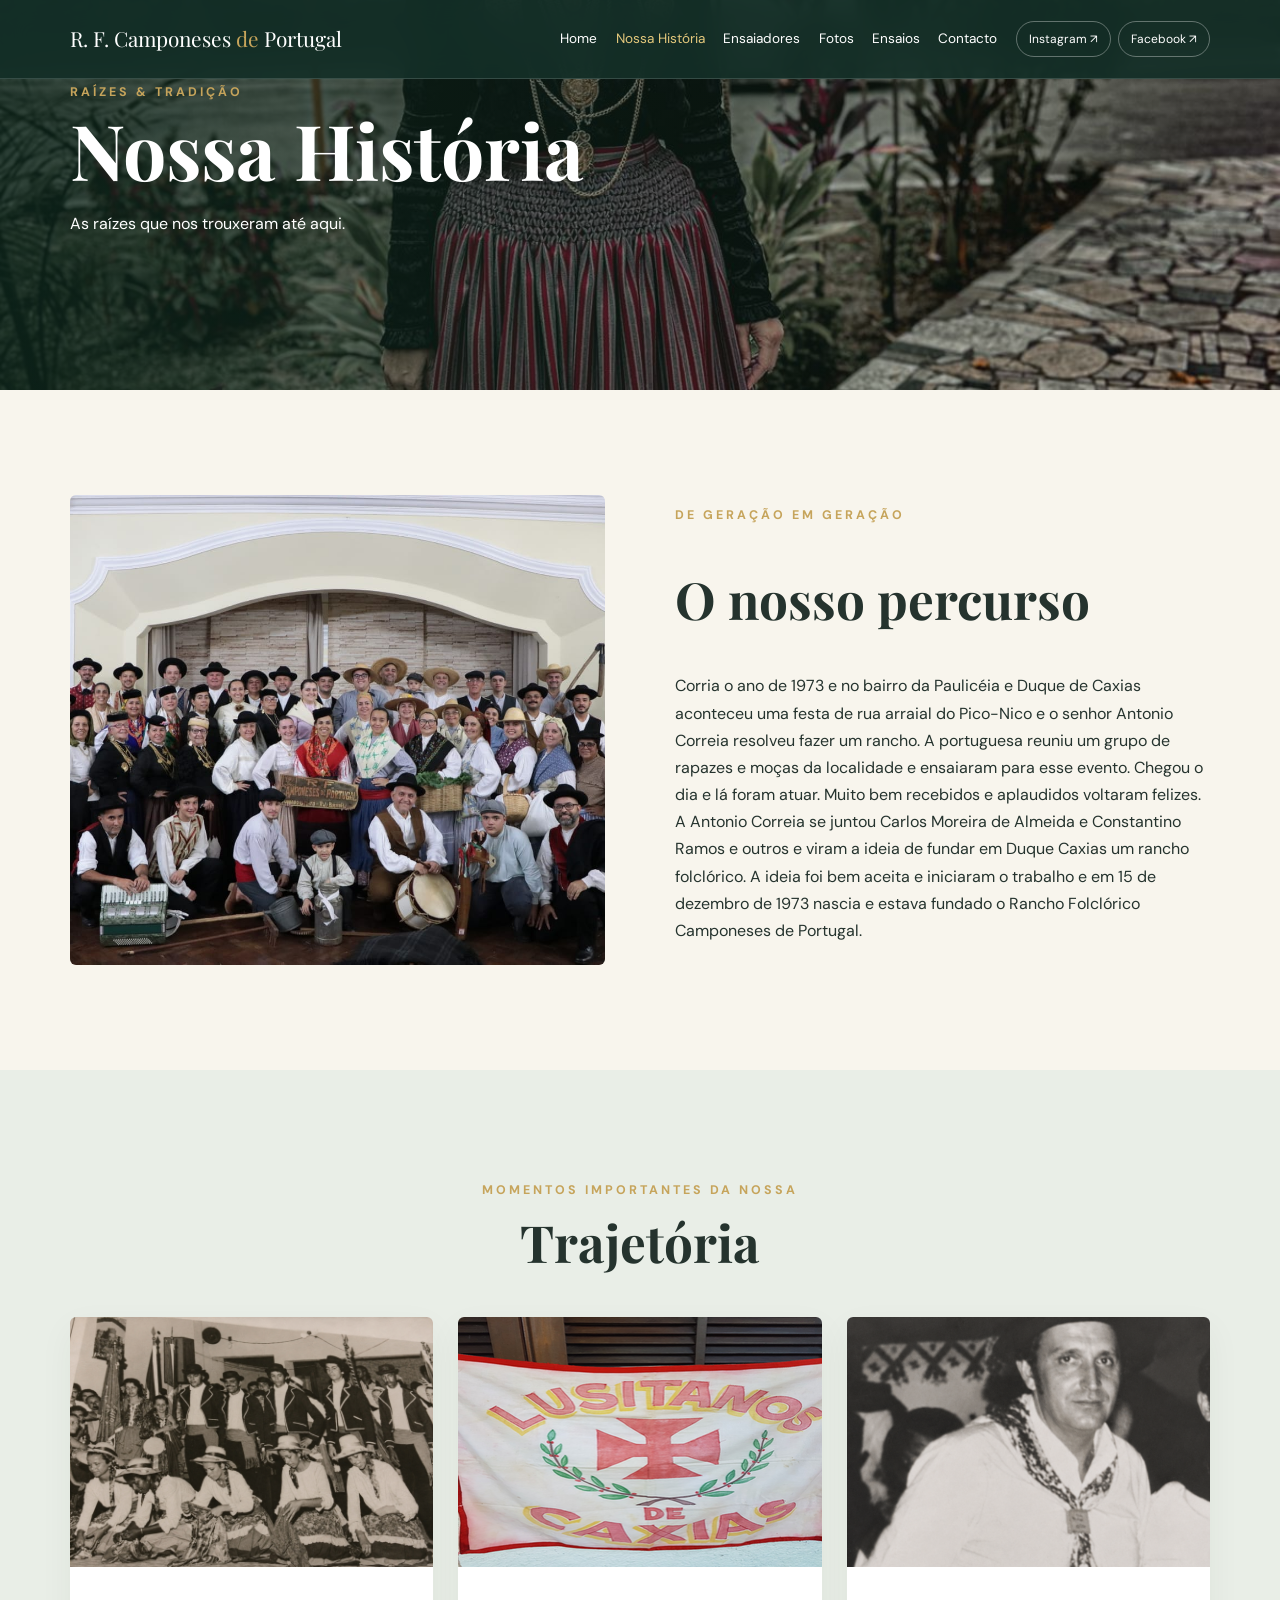
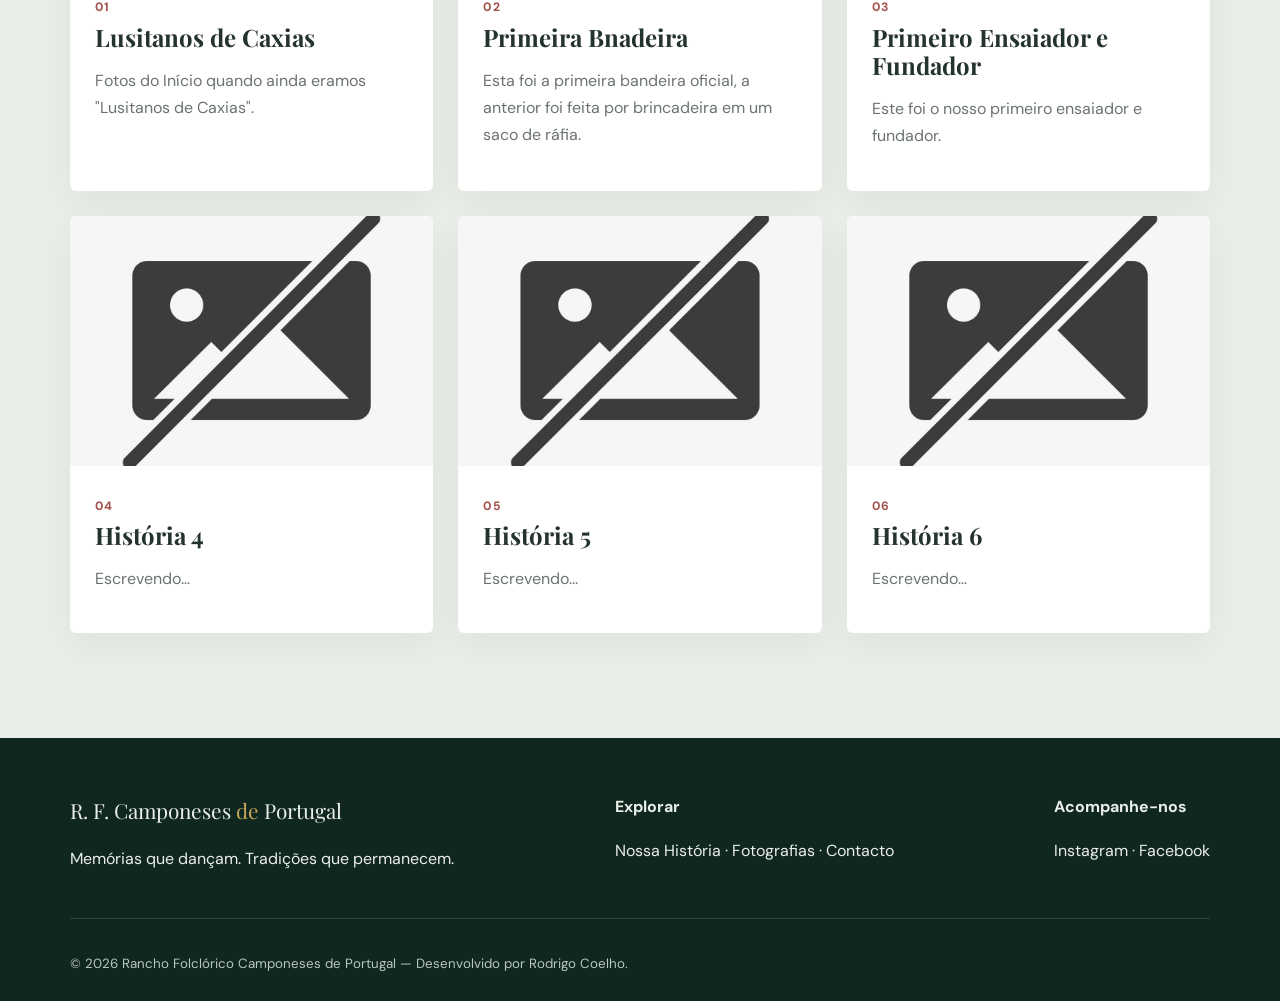
<file: historia.html>
<!doctype html>
<html lang="pt-PT">
  <head>
    <meta charset="UTF-8" />
    <meta name="viewport" content="width=device-width, initial-scale=1" />
    <meta name="theme-color" content="#244b3b" />
    <meta
      name="description"
      content="Raízes & Tradição — dança, música e cultura popular."
    />
    <title>R.F.Camponeses de Portugal</title>
    <link
      rel="shortcut icon"
      href="icons/brasaocamponeses.png"
      type="image/x-icon"
    />
    <link rel="stylesheet" href="style.css" />
  </head>
  <body>
    <div id="header"></div>
    <main>
      <section class="page-hero" data-bg="hero3">
        <div class="container">
          <span class="eyebrow">Raízes & Tradição</span>
          <h1>Nossa História</h1>
          <p>As raízes que nos trouxeram até aqui.</p>
        </div>
      </section>
      <section class="section">
        <div class="container split">
          <img data-img="group" alt="Comunidade e tradição" class="reveal" />
          <div class="reveal">
            <span class="eyebrow">De geração em geração</span>
            <h2>O nosso percurso</h2>
            <p>
              Corria o ano de 1973 e no bairro da Paulicéia e Duque de Caxias
              aconteceu uma festa de rua arraial do Pico-Nico e o senhor Antonio
              Correia resolveu fazer um rancho. A portuguesa reuniu um grupo de
              rapazes e moças da localidade e ensaiaram para esse evento. Chegou
              o dia e lá foram atuar. Muito bem recebidos e aplaudidos voltaram
              felizes. A Antonio Correia se juntou Carlos Moreira de Almeida e
              Constantino Ramos e outros e viram a ideia de fundar em Duque
              Caxias um rancho folclórico. A ideia foi bem aceita e iniciaram o
              trabalho e em 15 de dezembro de 1973 nascia e estava fundado o
              Rancho Folclórico Camponeses de Portugal.
            </p>
          </div>
        </div>
      </section>
      <section class="section tinted">
        <div class="container">
          <div class="section-head">
            <span class="eyebrow">Momentos importantes da nossa</span>
            <h2>Trajetória</h2>
          </div>
          <div class="grid">
            <article class="card reveal">
              <img
                data-img="historia1"
                alt="Lusitanos de Caxias"
                loading="lazy"
              />
              <div class="card-body">
                <span class="tag">01</span>
                <h3>Lusitanos de Caxias</h3>
                <p class="muted">
                  Fotos do Início quando ainda eramos "Lusitanos de Caxias".
                </p>
              </div>
            </article>
            <article class="card reveal">
              <img
                data-img="historia2"
                alt="Primeira Bnadeira"
                loading="lazy"
              />
              <div class="card-body">
                <span class="tag">02</span>
                <h3>Primeira Bnadeira</h3>
                <p class="muted">
                  Esta foi a primeira bandeira oficial, a anterior foi feita por
                  brincadeira em um saco de ráfia.
                </p>
              </div>
            </article>
            <article class="card reveal">
              <img
                data-img="historia3"
                alt="Primeiro Ensaiador e Fundador"
                loading="lazy"
              />
              <div class="card-body">
                <span class="tag">03</span>
                <h3>Primeiro Ensaiador e Fundador</h3>
                <p class="muted">
                  Este foi o nosso primeiro ensaiador e fundador.
                </p>
              </div>
            </article>
            <article class="card reveal">
              <img data-img="music" alt="História 4" loading="lazy" />
              <div class="card-body">
                <span class="tag">04</span>
                <h3>História 4</h3>
                <p class="muted">Escrevendo...</p>
              </div>
            </article>
            <article class="card reveal">
              <img data-img="music" alt="História 5" loading="lazy" />
              <div class="card-body">
                <span class="tag">05</span>
                <h3>História 5</h3>
                <p class="muted">Escrevendo...</p>
              </div>
            </article>
            <article class="card reveal">
              <img data-img="music" alt="História 6" loading="lazy" />
              <div class="card-body">
                <span class="tag">06</span>
                <h3>História 6</h3>
                <p class="muted">Escrevendo...</p>
              </div>
            </article>
          </div>
        </div>
      </section>
    </main>
    <div id="footer"></div>
    <script src="script.js" defer></script>
  </body>
</html>
</file>
<file: style.css>
@import url("https://fonts.googleapis.com/css2?family=DM+Sans:wght@400;500;600;700&family=Playfair+Display:wght@500;600;700&display=swap");
:root {
  --green: #244b3b;
  --deep: #142f27;
  --red: #a34e48;
  --gold: #c6a45b;
  --cream: #f8f5ed;
  --ink: #25332e;
  --muted: #6b746d;
}
* {
  box-sizing: border-box;
}
html {
  scroll-behavior: smooth;
}
body {
  margin: 0;
  background: var(--cream);
  color: var(--ink);
  font-family: "DM Sans", sans-serif;
  line-height: 1.7;
}
h1,
h2,
h3 {
  font-family: "Playfair Display", serif;
  line-height: 1.18;
}
h1 {
  font-size: clamp(2.8rem, 6vw, 5.8rem);
}
h2 {
  font-size: clamp(2rem, 4vw, 3.5rem);
}
a {
  color: inherit;
  text-decoration: none;
}
img {
  display: block;
  width: 100%;
  object-fit: cover;
}
button,
input,
textarea {
  font: inherit;
}
button {
  cursor: pointer;
}
.container {
  width: min(1140px, 90%);
  margin: auto;
}
.header {
  position: fixed;
  inset: 0 0 auto;
  z-index: 100;
  background: rgba(20, 47, 39, 0.93);
  backdrop-filter: blur(14px);
  color: white;
  border-bottom: 1px solid #ffffff25;
}
.nav {
  min-height: 78px;
  display: flex;
  align-items: center;
  justify-content: space-between;
  gap: 1.2rem;
}
.brand {
  font-family: "Playfair Display", serif;
  font-size: 1.3rem;
  white-space: nowrap;
}
.brand span {
  color: var(--gold);
}
.nav-links {
  display: flex;
  align-items: center;
  gap: 1.15rem;
}
.nav-links > a {
  font-size: 0.85rem;
  transition: color 0.2s;
}
.nav-links > a:hover,
.nav-links > a.active {
  color: #e4c87c;
}
.socials {
  display: flex;
  gap: 0.45rem;
}
.socials a {
  border: 1px solid #ffffff55;
  border-radius: 30px;
  padding: 0.4rem 0.75rem;
  font-size: 0.75rem;
}
.menu-toggle {
  display: none;
  background: none;
  color: white;
  border: 0;
  font-size: 1.7rem;
}
.hero {
  height: min(820px, 100svh);
  min-height: 560px;
  position: relative;
  overflow: hidden;
  color: white;
  background: var(--deep);
}
.slide {
  position: absolute;
  inset: 0;
  opacity: 0;
  transition: opacity 1.1s ease;
  background-position: center;
  background-size: cover;
  transform: scale(1.05);
}
.slide.active {
  opacity: 1;
  animation: zoom 8s ease-out forwards;
}
@keyframes zoom {
  to {
    transform: scale(1);
  }
}
.hero:after,
.page-hero:after {
  content: "";
  position: absolute;
  inset: 0;
  background: linear-gradient(
    90deg,
    rgba(13, 39, 29, 0.8),
    rgba(13, 39, 29, 0.16)
  );
}
.hero-content {
  position: absolute;
  z-index: 2;
  left: max(5%, calc((100% - 1140px) / 2));
  top: 50%;
  transform: translateY(-43%);
  max-width: 720px;
}
.eyebrow {
  letter-spacing: 0.24em;
  text-transform: uppercase;
  font-size: 0.78rem;
  font-weight: 700;
  color: var(--gold);
}
.hero h1 {
  margin: 1rem 0;
}
.hero p {
  font-size: 1.15rem;
  max-width: 550px;
}
.btn {
  display: inline-flex;
  align-items: center;
  justify-content: center;
  padding: 0.85rem 1.6rem;
  background: var(--red);
  color: white;
  border: 1px solid var(--red);
  border-radius: 3px;
  transition: 0.25s;
}
.btn:hover {
  background: var(--green);
  border-color: var(--green);
  transform: translateY(-3px);
}
.btn-outline {
  background: transparent;
  border-color: var(--gold);
}
.hero-controls {
  position: absolute;
  z-index: 3;
  bottom: 35px;
  right: 5%;
  display: flex;
  gap: 10px;
}
.hero-controls button {
  border: 1px solid #ffffff88;
  background: #18382f88;
  color: white;
  width: 42px;
  height: 42px;
  border-radius: 50%;
}
.section {
  padding: 105px 0;
}
.section-head {
  text-align: center;
  max-width: 700px;
  margin: 0 auto 45px;
}
.section-head h2 {
  margin: 0.6rem 0;
}
.section-head p,
.muted {
  color: var(--muted);
}
.grid {
  display: grid;
  grid-template-columns: repeat(3, 1fr);
  gap: 25px;
}
.card {
  background: white;
  border-radius: 6px;
  overflow: hidden;
  box-shadow: 0 12px 35px #18372b0d;
  transition:
    transform 0.3s,
    box-shadow 0.3s;
}
.card:hover {
  transform: translateY(-8px);
  box-shadow: 0 18px 35px #18372b20;
}
.card img {
  height: 250px;
}
.card-body {
  padding: 25px;
}
.card h3 {
  font-size: 1.5rem;
  margin: 0.2rem 0;
}
.tag {
  font-size: 0.76rem;
  letter-spacing: 0.12em;
  text-transform: uppercase;
  color: var(--red);
  font-weight: 700;
}
.split {
  display: grid;
  grid-template-columns: 1fr 1fr;
  gap: 70px;
  align-items: center;
}
.split img {
  height: 470px;
  border-radius: 6px;
}
.tinted {
  background: #e9eee7;
}
.dark {
  background: var(--deep);
  color: white;
}
.dark .muted,
.dark .section-head p {
  color: #cad7cd;
}
.agenda-item {
  display: flex;
  justify-content: space-between;
  align-items: center;
  gap: 15px;
  border-bottom: 1px solid #d9ded5;
  padding: 22px 0;
}
.date {
  font-family: "Playfair Display", serif;
  font-size: 1.7rem;
  color: var(--red);
  min-width: 95px;
}
.agenda-item strong {
  display: block;
}
.parallax {
  min-height: 360px;
  background:
    linear-gradient(#17372e99, #17372eaa),
    url("images/fotografias/9.jpeg")
      center/cover fixed;
  display: grid;
  place-items: center;
  text-align: center;
  color: white;
  padding: 70px 20px;
}
.parallax h2 {
  max-width: 780px;
}
.page-hero {
  height: 390px;
  position: relative;
  display: grid;
  align-items: end;
  color: white;
  background-position: center;
  background-size: cover;
}
.page-hero .container {
  position: relative;
  z-index: 2;
  padding-bottom: 60px;
}
.page-hero h1 {
  margin: 0;
}
.filters {
  display: flex;
  gap: 12px;
  justify-content: center;
  margin-bottom: 35px;
  flex-wrap: wrap;
}
.filter {
  background: transparent;
  border: 1px solid #b6c3b9;
  padding: 9px 23px;
  border-radius: 40px;
}
.filter.active,
.filter:hover {
  background: var(--green);
  color: white;
}
.album {
  cursor: pointer;
}
.album img {
  height: 240px;
}
.album .card-body {
  display: flex;
  justify-content: space-between;
  align-items: center;
}
.portrait img {
  height: 350px;
  object-position: center top;
}
.form {
  display: grid;
  gap: 16px;
}
.form input,
.form textarea {
  padding: 15px;
  border: 1px solid #cbd3c9;
  background: white;
  border-radius: 4px;
  width: 100%;
}
.form textarea {
  min-height: 160px;
}
.footer {
  background: #10271f;
  color: #e9eee8;
  padding: 55px 0 25px;
}
.footer-grid {
  display: flex;
  justify-content: space-between;
  gap: 35px;
  flex-wrap: wrap;
}
.footer small {
  color: #b8c7bd;
}
.back-top {
  position: fixed;
  right: 24px;
  bottom: 24px;
  z-index: 110;
  border: 0;
  background: var(--red);
  color: white;
  width: 48px;
  height: 48px;
  border-radius: 50%;
  box-shadow: 0 8px 20px #0003;
  opacity: 0;
  pointer-events: none;
  transition: 0.3s;
}
.back-top.show {
  opacity: 1;
  pointer-events: auto;
}
.reveal {
  opacity: 0;
  transform: translateY(30px);
  transition:
    opacity 0.8s,
    transform 0.8s;
}
.reveal.visible {
  opacity: 1;
  transform: none;
}
.lightbox {
  position: fixed;
  inset: 0;
  z-index: 300;
  background: #07120ff0;
  display: none;
  place-items: center;
  padding: 65px 20px;
}
.lightbox.open {
  display: grid;
}
.lightbox img {
  max-width: 100%;
  max-height: 80vh;
  width: auto;
}
.lightbox button {
  position: absolute;
  top: 20px;
  right: 25px;
  color: white;
  background: none;
  border: 0;
  font-size: 2rem;
}
.notice {
  font-size: 0.85rem;
  color: var(--muted);
}
@media (max-width: 950px) {
  .menu-toggle {
    display: block;
  }
  .nav-links {
    display: none;
    position: absolute;
    top: 78px;
    left: 0;
    right: 0;
    padding: 22px 5%;
    background: var(--deep);
    flex-direction: column;
    align-items: stretch;
  }
  .nav-links.open {
    display: flex;
  }
  .socials {
    justify-content: center;
  }
  .grid {
    grid-template-columns: repeat(2, 1fr);
  }
  .split {
    gap: 30px;
  }
}
@media (max-width: 640px) {
  .hero {
    min-height: 610px;
  }
  .hero-content {
    right: 5%;
  }
  .grid,
  .split {
    grid-template-columns: 1fr;
  }
  .section {
    padding: 70px 0;
  }
  .split img {
    height: 320px;
  }
  .page-hero {
    height: 320px;
  }
  .agenda-item {
    align-items: flex-start;
  }
  .date {
    min-width: 75px;
    font-size: 1.35rem;
  }
  .card img {
    height: 230px;
  }
  .parallax {
    background-attachment: scroll;
  }
}
</file>
